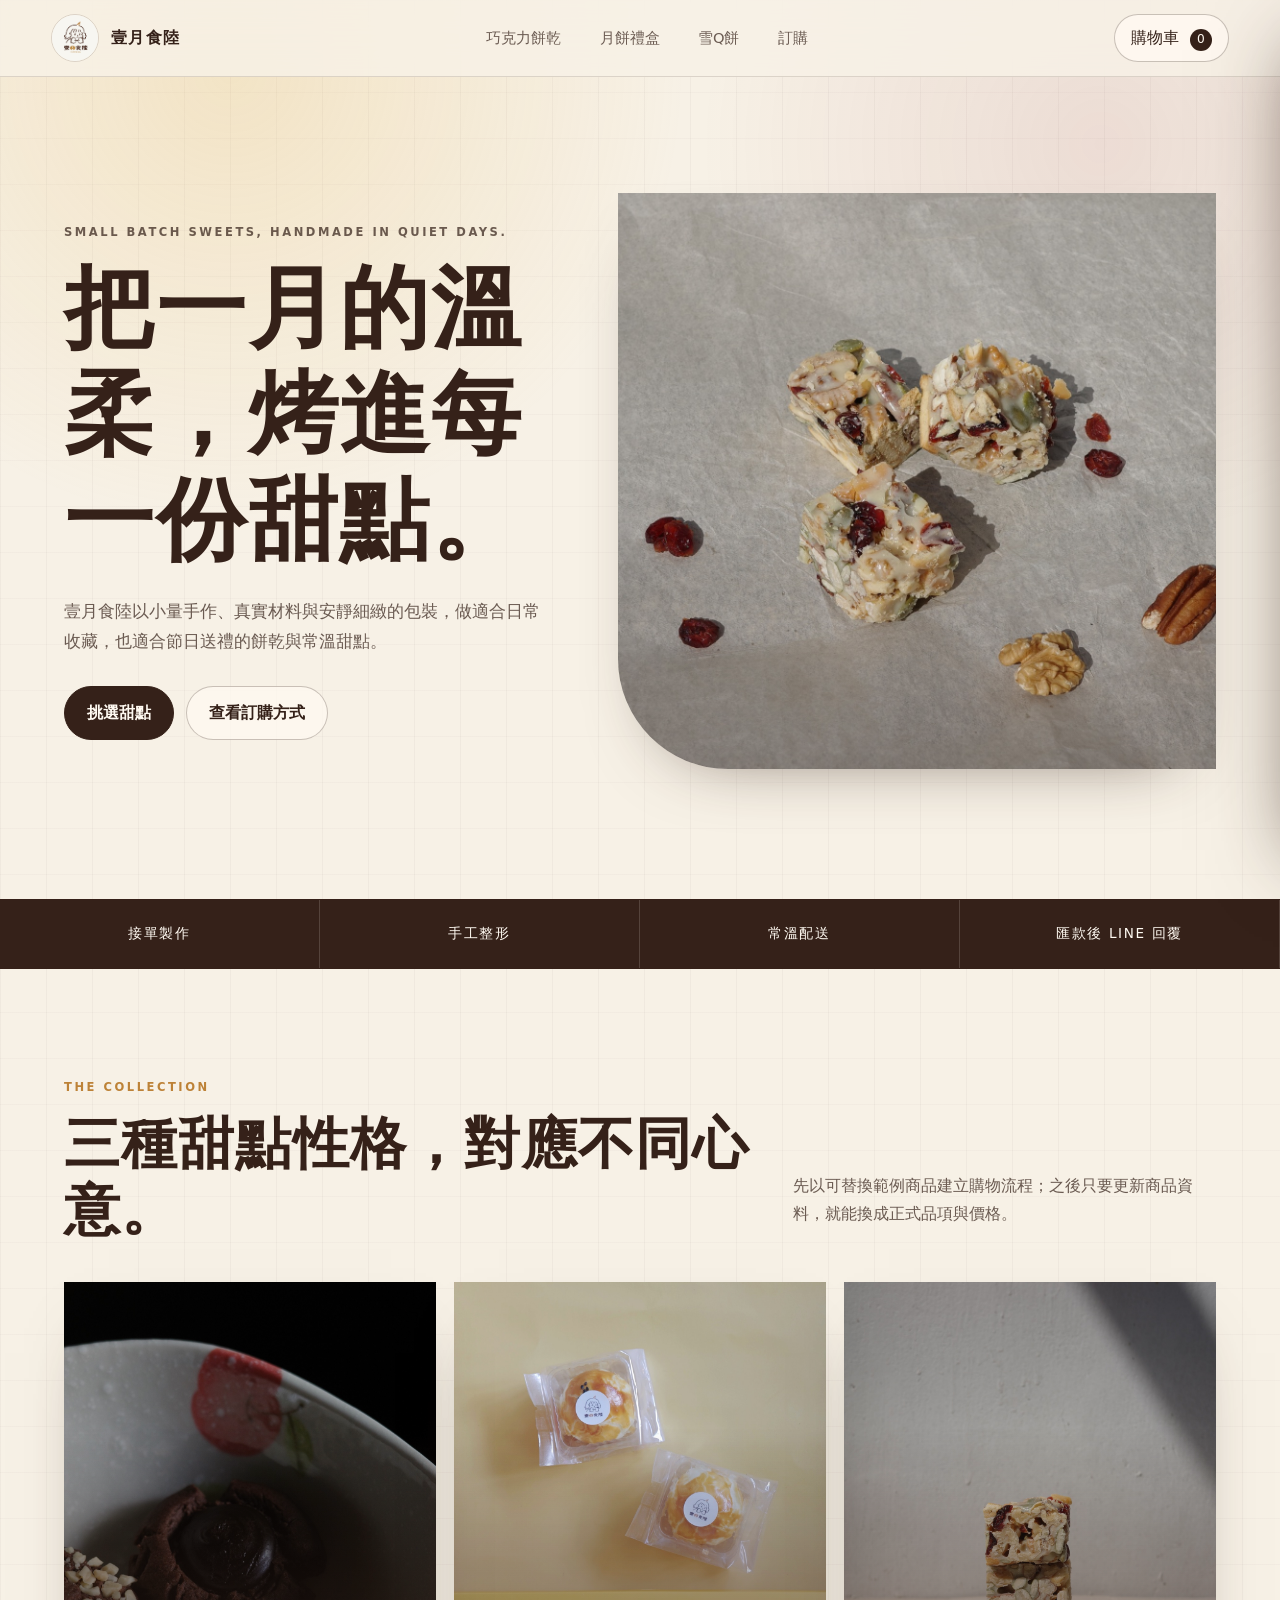
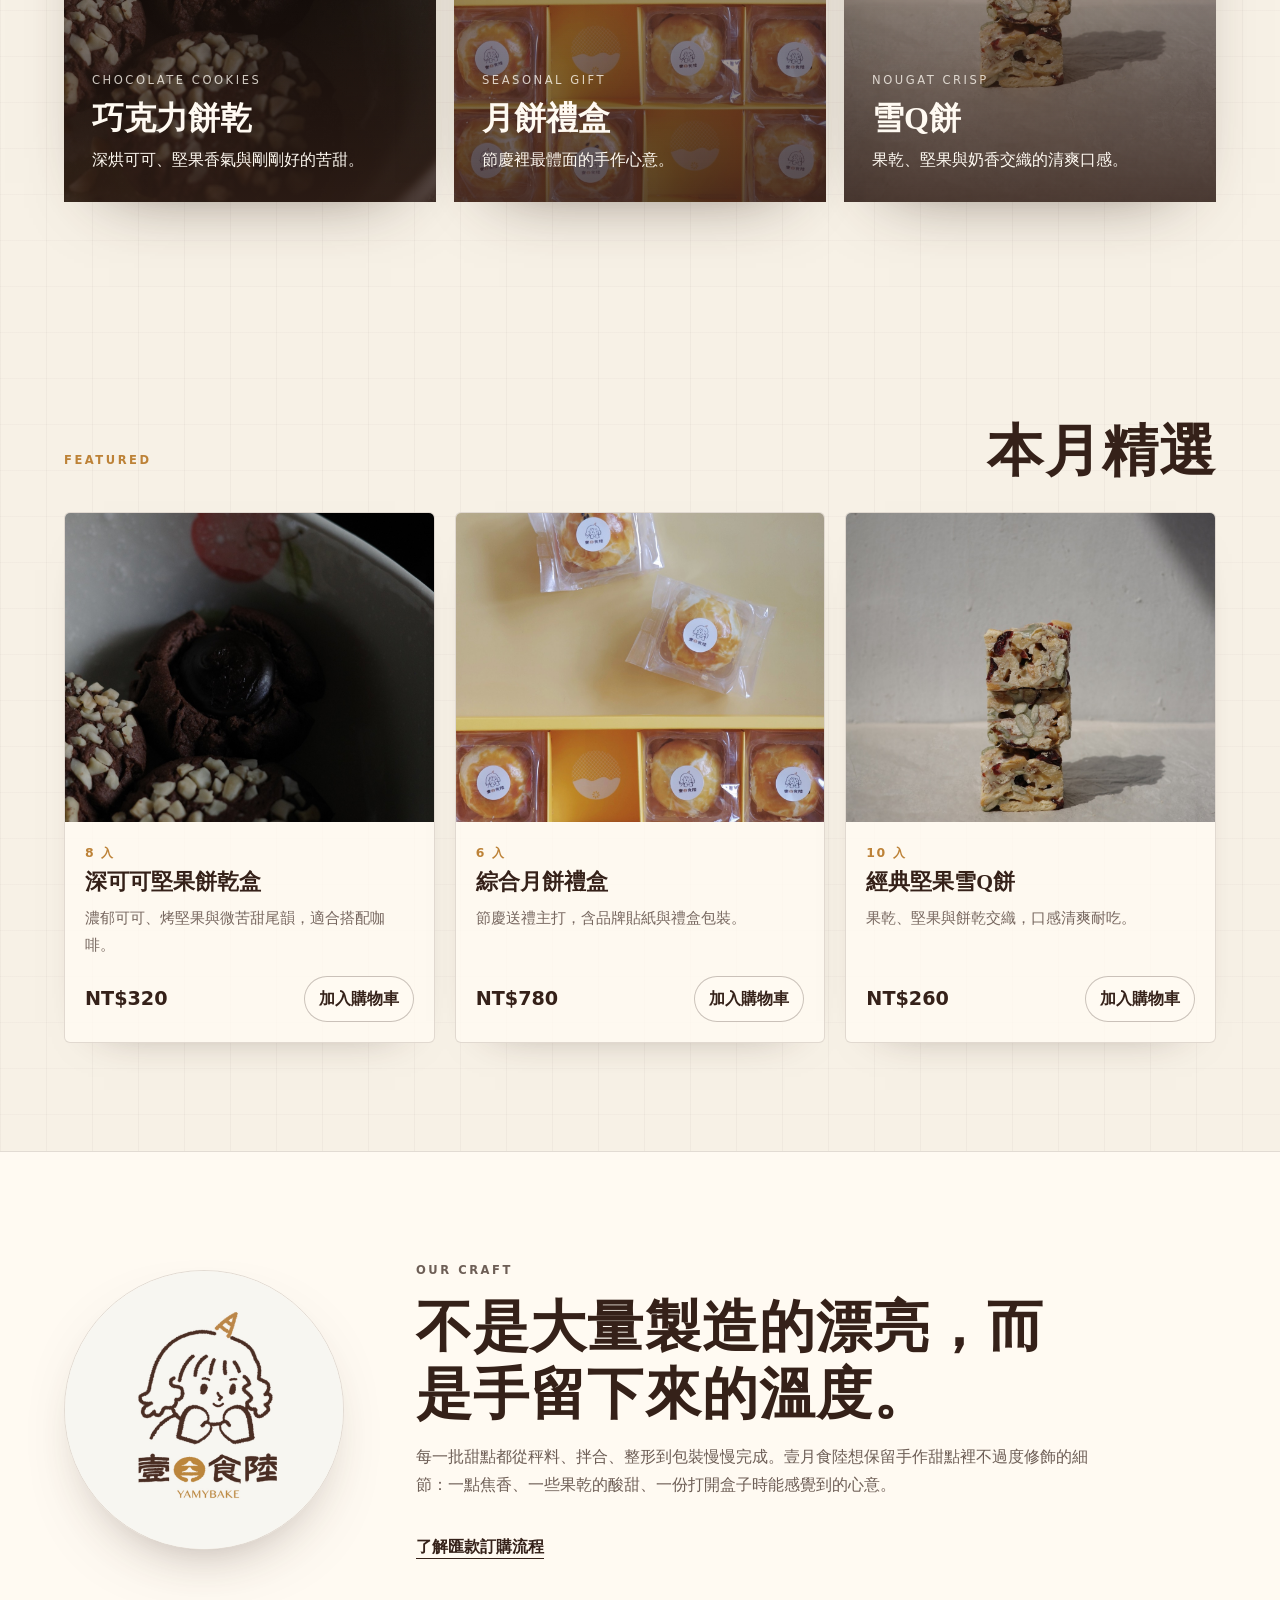
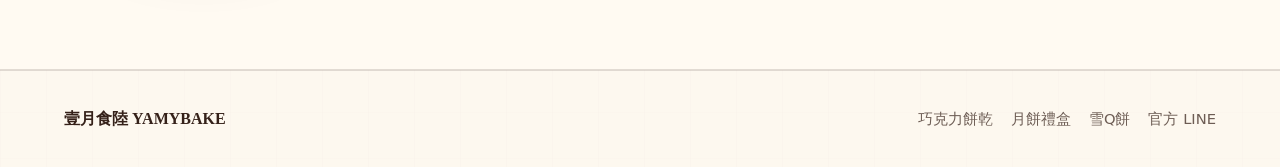
<file: index.html>
<!doctype html>
<html lang="zh-Hant">
<head>
  <meta charset="utf-8">
  <meta name="viewport" content="width=device-width, initial-scale=1">
  <title>壹月食陸 YAMYBAKE｜手作甜點與節慶禮盒</title>
  <meta name="description" content="壹月食陸 YAMYBAKE，職人手作甜點、巧克力餅乾、月餅禮盒與雪Q餅。">
  <link rel="stylesheet" href="assets/site.css">
</head>
<body data-page="home">
  <header class="site-header">
    <a class="brand" href="index.html" aria-label="壹月食陸首頁">
      <img src="assets/images/logo.jpg" alt="壹月食陸 YAMYBAKE">
      <span>壹月食陸</span>
    </a>
    <button class="nav-toggle" type="button" aria-label="開啟選單">Menu</button>
    <nav class="site-nav" aria-label="主要導覽">
      <a href="cookies.html">巧克力餅乾</a>
      <a href="mooncakes.html">月餅禮盒</a>
      <a href="snowq.html">雪Q餅</a>
      <a href="checkout.html">訂購</a>
    </nav>
    <button class="cart-link" type="button" data-cart-open>購物車 <span data-cart-count>0</span></button>
  </header>

  <main id="top">
    <section class="hero home-hero">
      <div class="hero-copy reveal">
        <p class="eyebrow">Small batch sweets, handmade in quiet days.</p>
        <h1>把一月的溫柔，烤進每一份甜點。</h1>
        <p>壹月食陸以小量手作、真實材料與安靜細緻的包裝，做適合日常收藏，也適合節日送禮的餅乾與常溫甜點。</p>
        <div class="actions">
          <a class="btn primary" href="#selection">挑選甜點</a>
          <a class="btn ghost" href="checkout.html">查看訂購方式</a>
        </div>
      </div>
      <figure class="hero-media reveal">
        <img src="assets/images/hero-snowq.jpg" alt="雪Q餅與堅果果乾手作甜點">
      </figure>
    </section>

    <section class="intro-band">
      <p>接單製作</p>
      <p>手工整形</p>
      <p>常溫配送</p>
      <p>匯款後 LINE 回覆</p>
    </section>

    <section class="section split" id="selection">
      <div>
        <p class="kicker">The Collection</p>
        <h2>三種甜點性格，對應不同心意。</h2>
      </div>
      <p class="section-note">先以可替換範例商品建立購物流程；之後只要更新商品資料，就能換成正式品項與價格。</p>
    </section>

    <section class="category-panels">
      <a class="category-panel dark" href="cookies.html">
        <img src="assets/images/cookie-bowl.jpg" alt="巧克力餅乾特寫">
        <span>Chocolate Cookies</span>
        <h3>巧克力餅乾</h3>
        <p>深烘可可、堅果香氣與剛剛好的苦甜。</p>
      </a>
      <a class="category-panel gold" href="mooncakes.html">
        <img src="assets/images/mooncake-giftbox.jpg" alt="月餅禮盒">
        <span>Seasonal Gift</span>
        <h3>月餅禮盒</h3>
        <p>節慶裡最體面的手作心意。</p>
      </a>
      <a class="category-panel light" href="snowq.html">
        <img src="assets/images/snowq-stack.jpg" alt="雪Q餅堆疊">
        <span>Nougat Crisp</span>
        <h3>雪Q餅</h3>
        <p>果乾、堅果與奶香交織的清爽口感。</p>
      </a>
    </section>

    <section class="section">
      <div class="section-head">
        <p class="kicker">Featured</p>
        <h2>本月精選</h2>
      </div>
      <div class="product-grid" data-product-grid="featured"></div>
    </section>

    <section class="story-section">
      <div class="story-mark">
        <img src="assets/images/logo.jpg" alt="壹月食陸品牌標誌">
      </div>
      <div>
        <p class="kicker">Our Craft</p>
        <h2>不是大量製造的漂亮，而是手留下來的溫度。</h2>
        <p>每一批甜點都從秤料、拌合、整形到包裝慢慢完成。壹月食陸想保留手作甜點裡不過度修飾的細節：一點焦香、一些果乾的酸甜、一份打開盒子時能感覺到的心意。</p>
        <a class="text-link" href="checkout.html">了解匯款訂購流程</a>
      </div>
    </section>
  </main>

  <footer class="site-footer">
    <p>壹月食陸 YAMYBAKE</p>
    <nav>
      <a href="cookies.html">巧克力餅乾</a>
      <a href="mooncakes.html">月餅禮盒</a>
      <a href="snowq.html">雪Q餅</a>
      <a href="https://lin.ee/LccUllm" target="_blank" rel="noopener">官方 LINE</a>
    </nav>
  </footer>

  <script src="assets/catalog.js"></script>
  <script src="assets/site.js"></script>
</body>
</html>
</file>
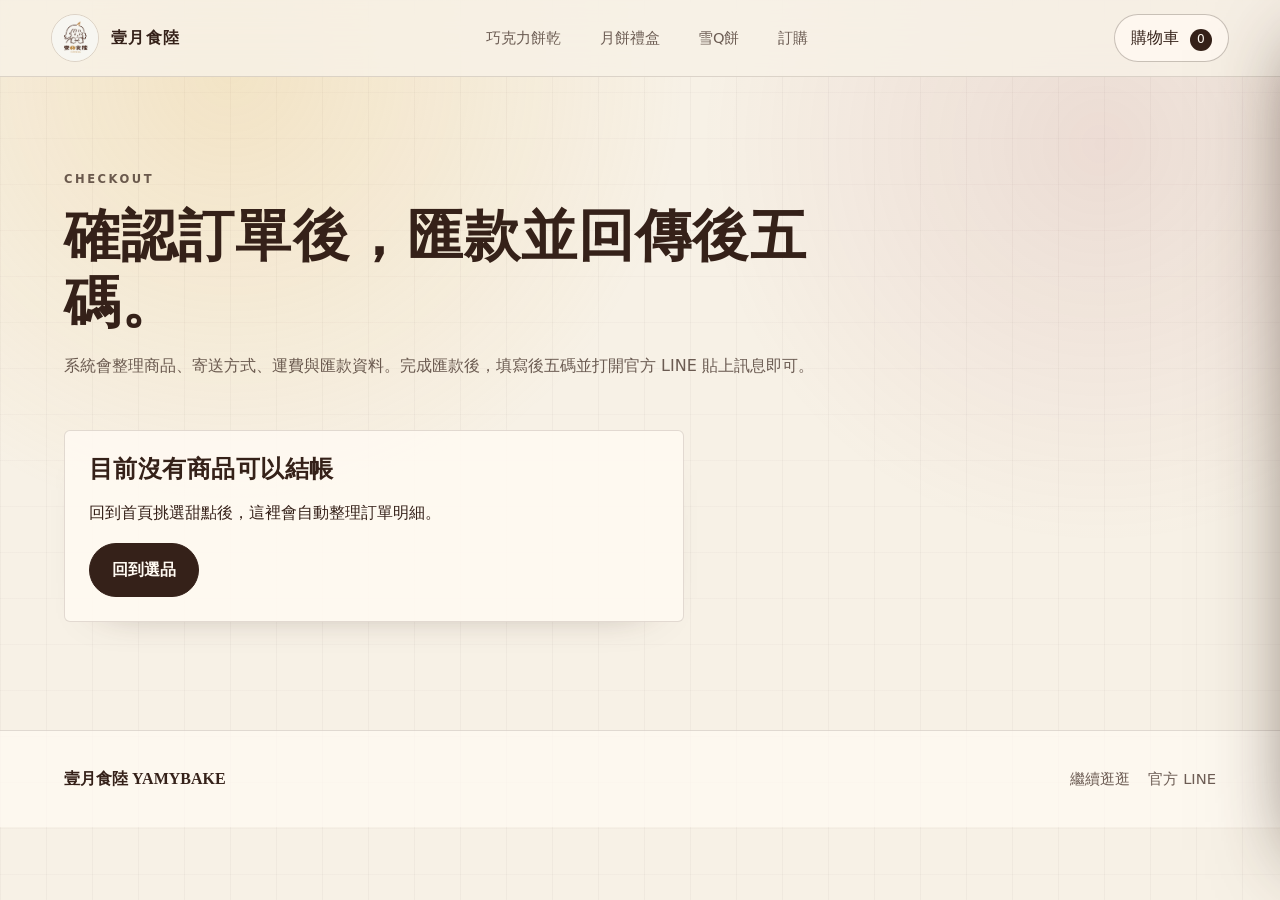
<file: checkout.html>
<!doctype html>
<html lang="zh-Hant">
<head>
  <meta charset="utf-8">
  <meta name="viewport" content="width=device-width, initial-scale=1">
  <title>確認訂單｜壹月食陸 YAMYBAKE</title>
  <meta name="description" content="壹月食陸訂單確認、匯款資訊與 LINE 回傳。">
  <link rel="stylesheet" href="assets/site.css">
</head>
<body data-page="checkout">
  <header class="site-header">
    <a class="brand" href="index.html"><img src="assets/images/logo.jpg" alt="壹月食陸 YAMYBAKE"><span>壹月食陸</span></a>
    <button class="nav-toggle" type="button" aria-label="開啟選單">Menu</button>
    <nav class="site-nav" aria-label="主要導覽"><a href="cookies.html">巧克力餅乾</a><a href="mooncakes.html">月餅禮盒</a><a href="snowq.html">雪Q餅</a><a href="checkout.html">訂購</a></nav>
    <button class="cart-link" type="button" data-cart-open>購物車 <span data-cart-count>0</span></button>
  </header>
  <main>
    <section class="checkout-hero">
      <p class="eyebrow">Checkout</p>
      <h1>確認訂單後，匯款並回傳後五碼。</h1>
      <p>系統會整理商品、寄送方式、運費與匯款資料。完成匯款後，填寫後五碼並打開官方 LINE 貼上訊息即可。</p>
    </section>
    <section id="checkout-root" class="checkout-layout" aria-live="polite"></section>
  </main>
  <footer class="site-footer"><p>壹月食陸 YAMYBAKE</p><nav><a href="index.html">繼續逛逛</a><a href="https://lin.ee/LccUllm" target="_blank" rel="noopener">官方 LINE</a></nav></footer>
  <script src="assets/catalog.js"></script><script src="assets/site.js"></script>
</body>
</html>
</file>
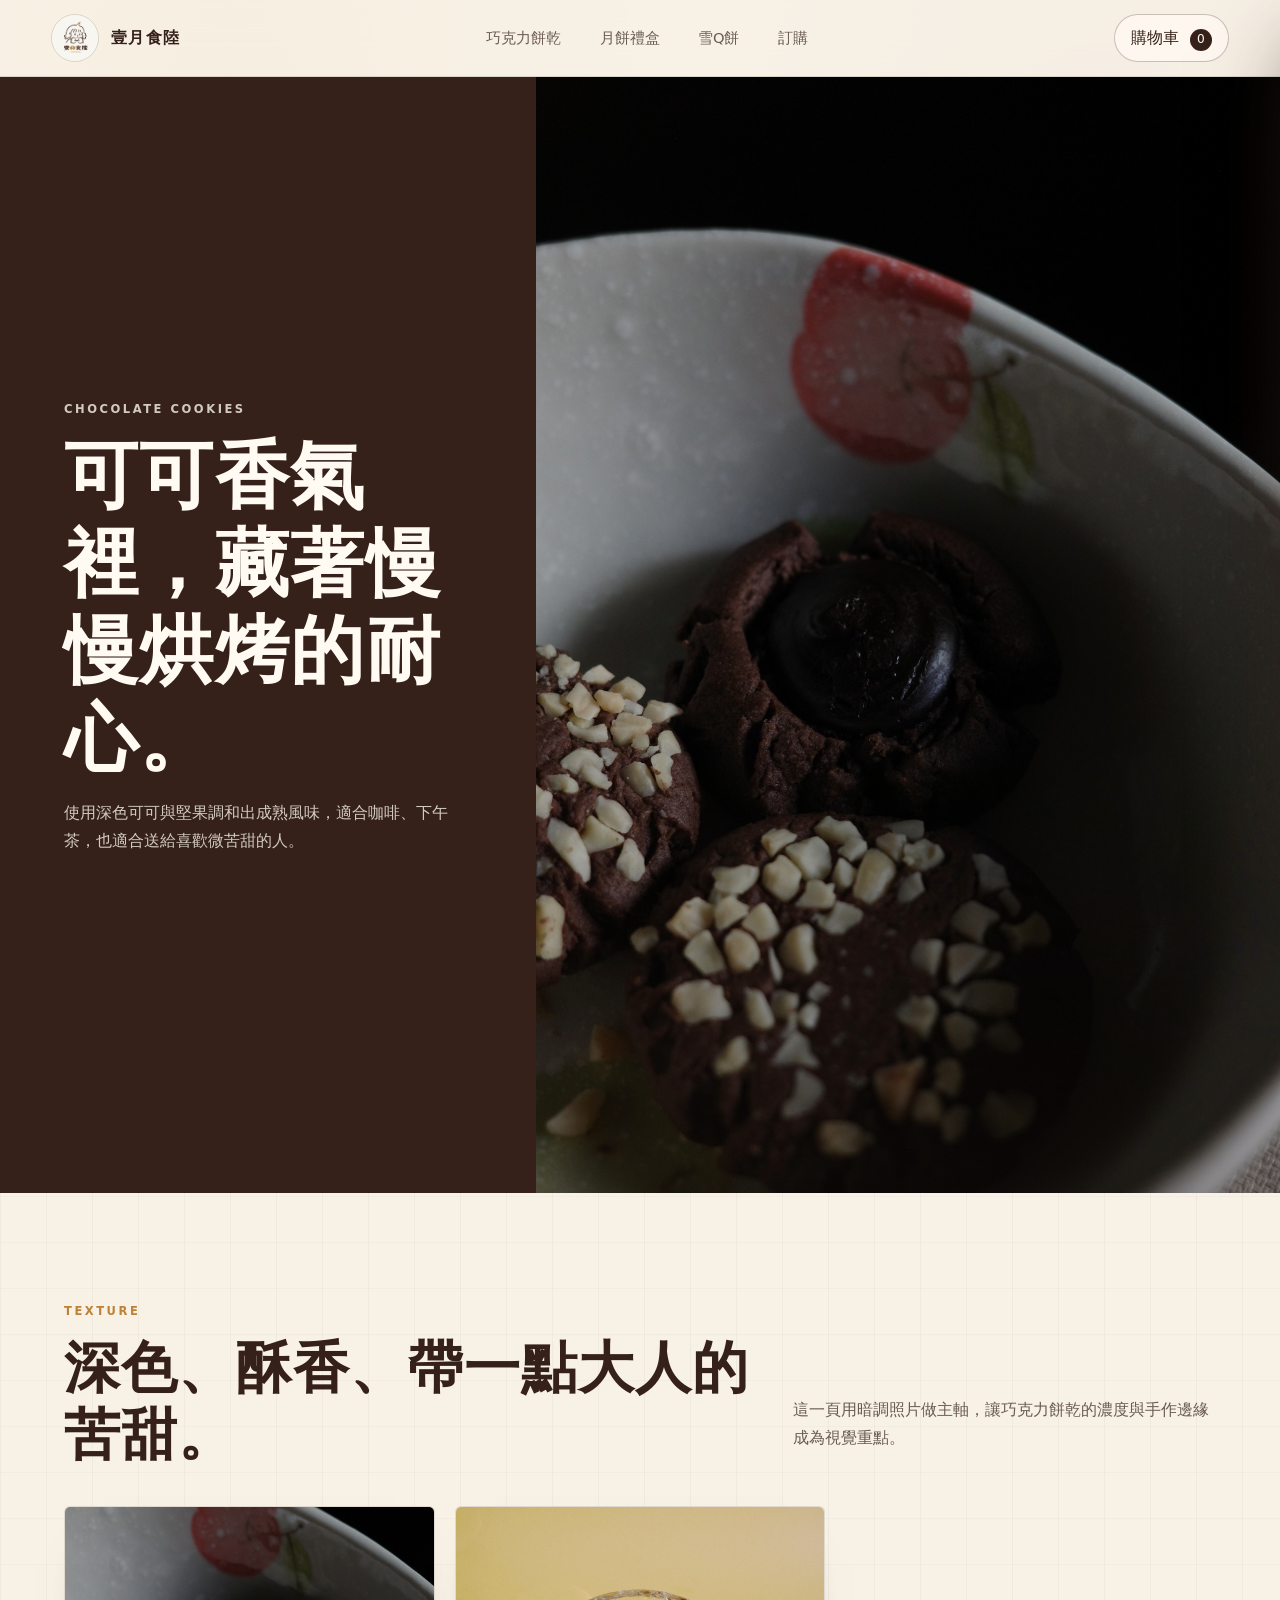
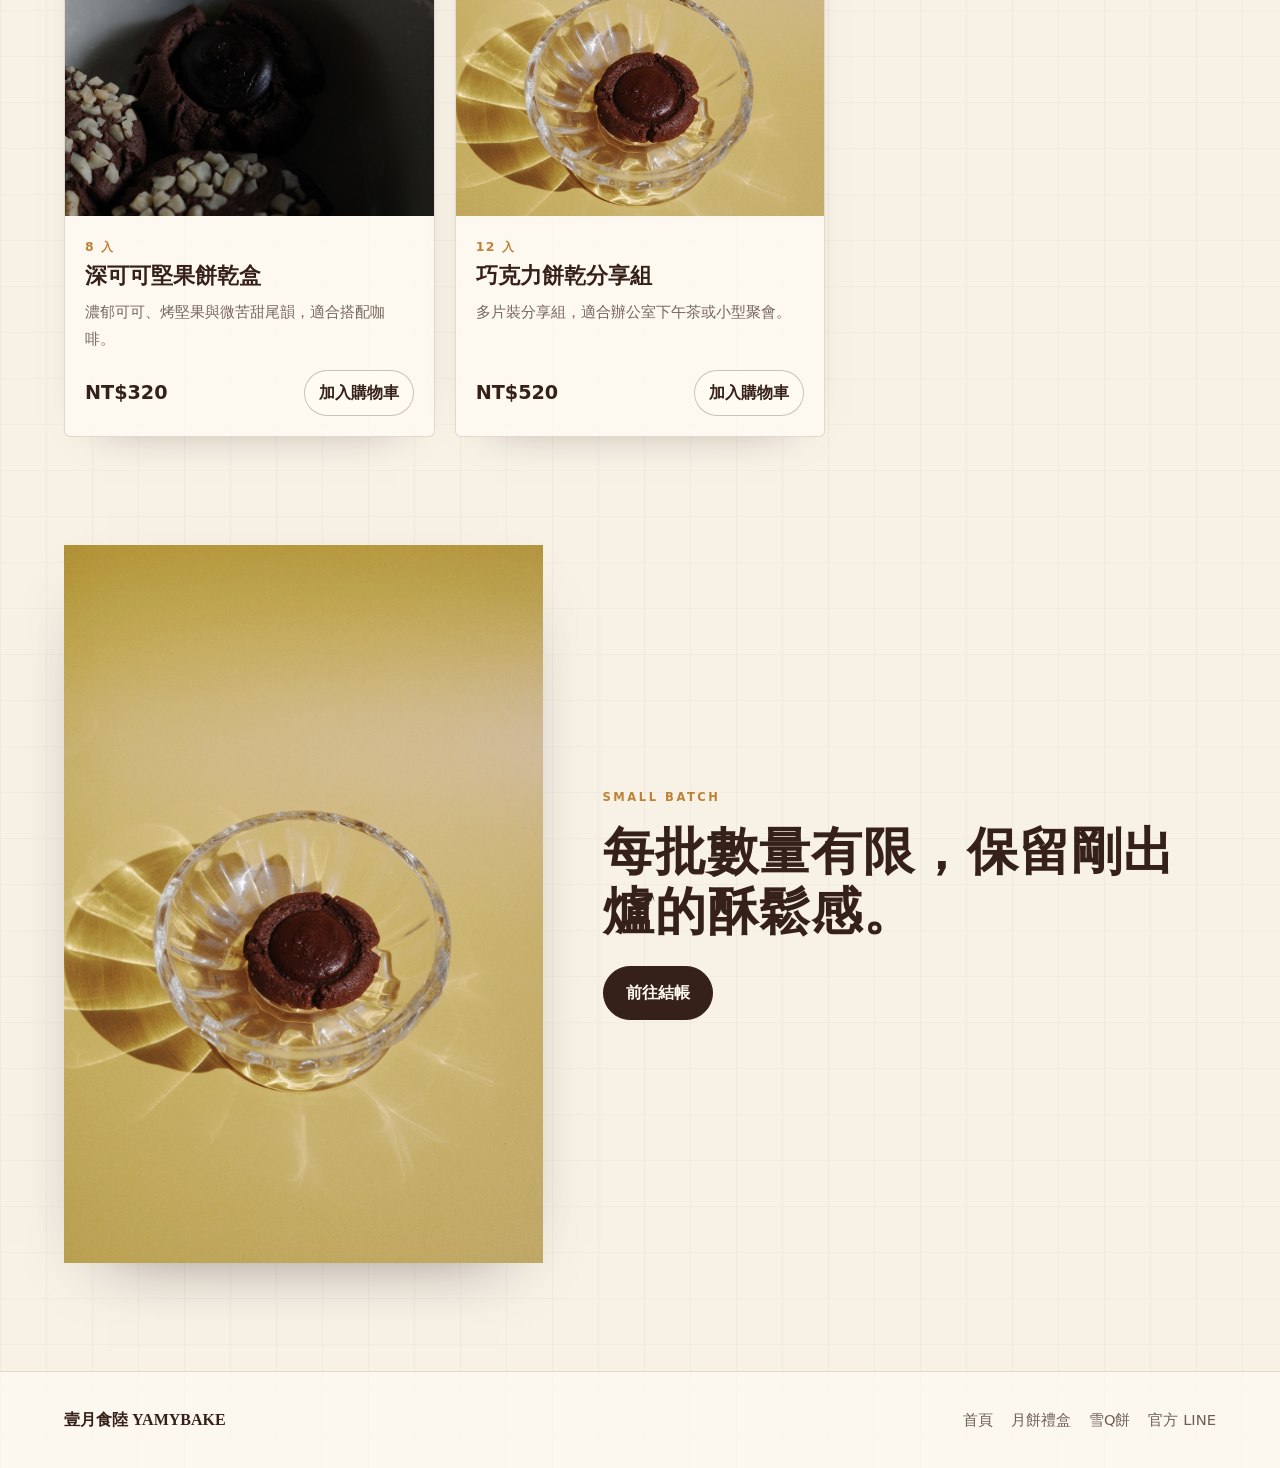
<file: cookies.html>
<!doctype html>
<html lang="zh-Hant">
<head>
  <meta charset="utf-8">
  <meta name="viewport" content="width=device-width, initial-scale=1">
  <title>巧克力餅乾｜壹月食陸 YAMYBAKE</title>
  <meta name="description" content="壹月食陸巧克力餅乾，濃郁可可與職人手作常溫甜點。">
  <link rel="stylesheet" href="assets/site.css">
</head>
<body data-page="cookies">
  <header class="site-header">
    <a class="brand" href="index.html"><img src="assets/images/logo.jpg" alt="壹月食陸 YAMYBAKE"><span>壹月食陸</span></a>
    <button class="nav-toggle" type="button" aria-label="開啟選單">Menu</button>
    <nav class="site-nav" aria-label="主要導覽"><a href="cookies.html">巧克力餅乾</a><a href="mooncakes.html">月餅禮盒</a><a href="snowq.html">雪Q餅</a><a href="checkout.html">訂購</a></nav>
    <button class="cart-link" type="button" data-cart-open>購物車 <span data-cart-count>0</span></button>
  </header>
  <main>
    <section class="subhero subhero-dark">
      <div class="subhero-copy reveal">
        <p class="eyebrow">Chocolate Cookies</p>
        <h1>可可香氣裡，藏著慢慢烘烤的耐心。</h1>
        <p>使用深色可可與堅果調和出成熟風味，適合咖啡、下午茶，也適合送給喜歡微苦甜的人。</p>
      </div>
      <img src="assets/images/cookie-bowl.jpg" alt="巧克力餅乾碗中細節">
    </section>
    <section class="section split">
      <div><p class="kicker">Texture</p><h2>深色、酥香、帶一點大人的苦甜。</h2></div>
      <p class="section-note">這一頁用暗調照片做主軸，讓巧克力餅乾的濃度與手作邊緣成為視覺重點。</p>
    </section>
    <section class="section no-top"><div class="product-grid" data-product-grid="cookies"></div></section>
    <section class="wide-photo"><img src="assets/images/cookie-stack.jpg" alt="巧克力餅乾直式特寫"><div><p class="kicker">Small Batch</p><h2>每批數量有限，保留剛出爐的酥鬆感。</h2><a class="btn primary" href="checkout.html">前往結帳</a></div></section>
  </main>
  <footer class="site-footer"><p>壹月食陸 YAMYBAKE</p><nav><a href="index.html">首頁</a><a href="mooncakes.html">月餅禮盒</a><a href="snowq.html">雪Q餅</a><a href="https://lin.ee/LccUllm" target="_blank" rel="noopener">官方 LINE</a></nav></footer>
  <script src="assets/catalog.js"></script><script src="assets/site.js"></script>
</body>
</html>
</file>
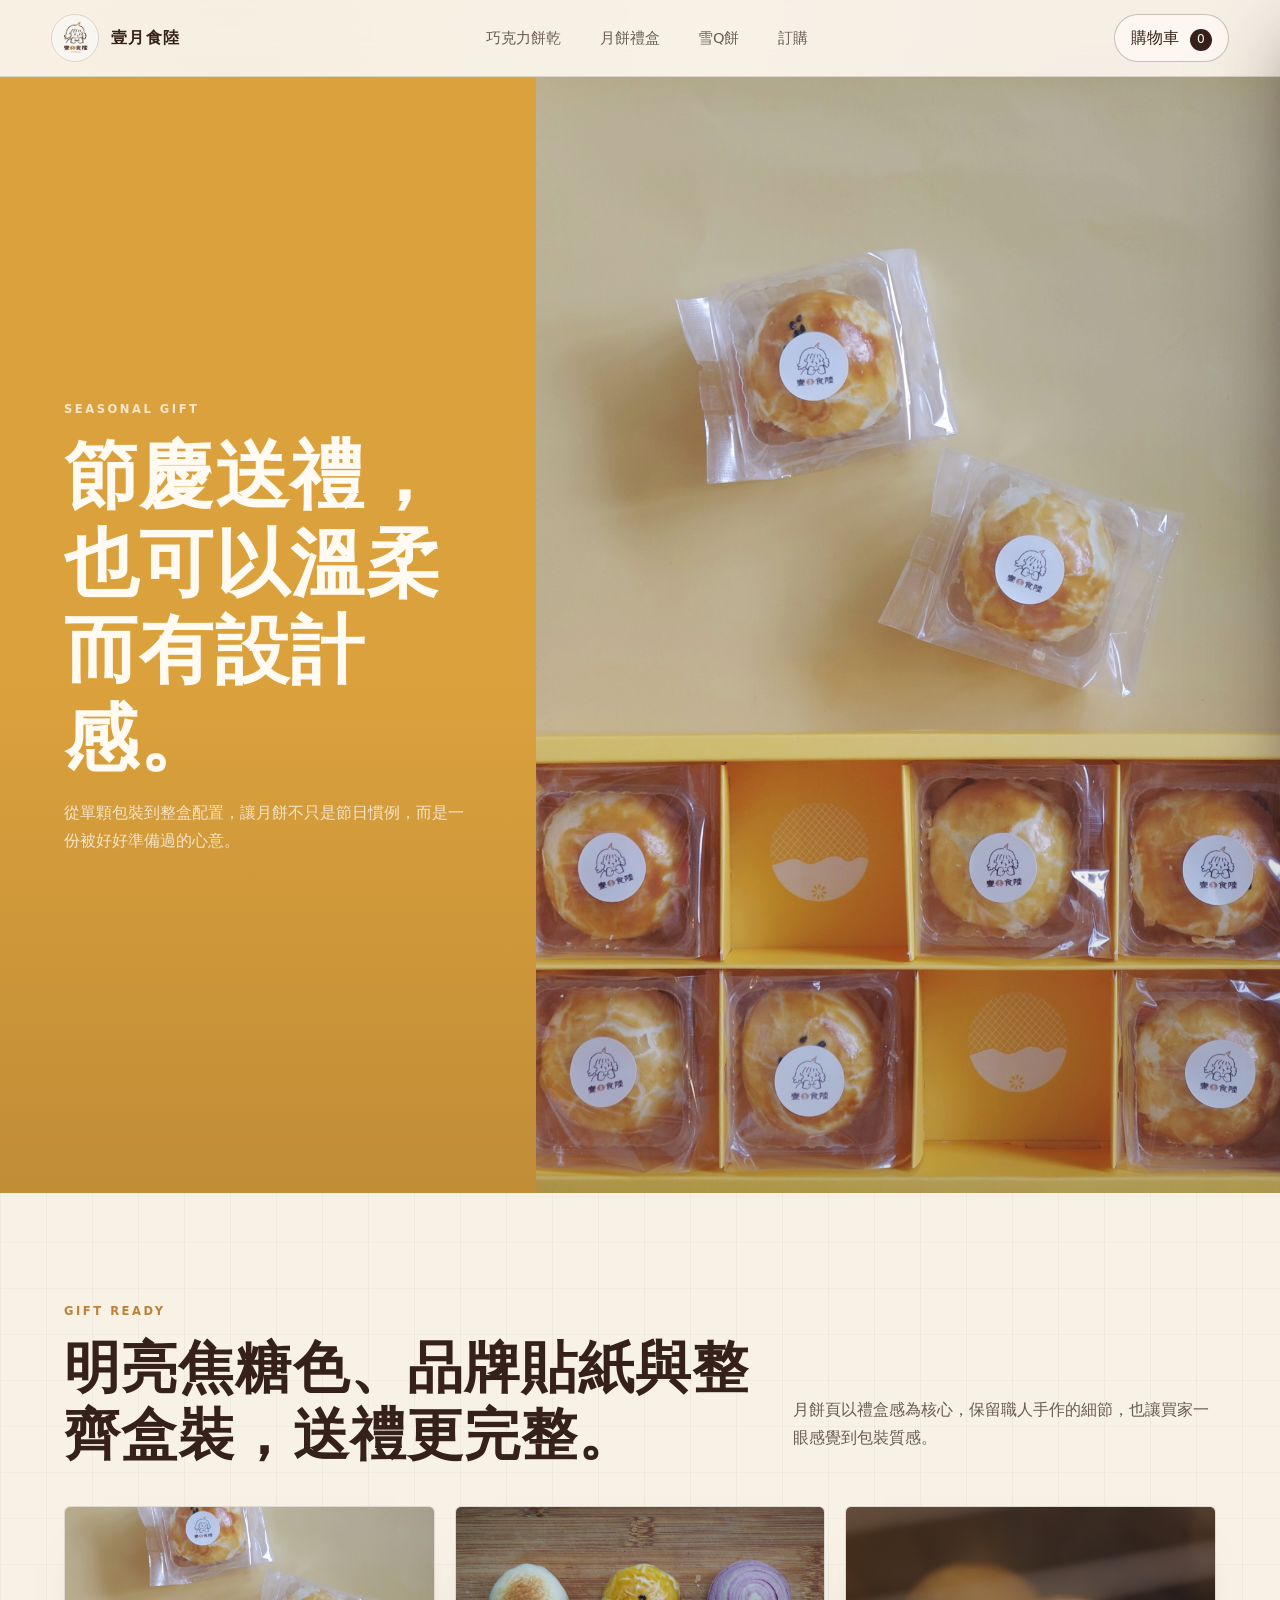
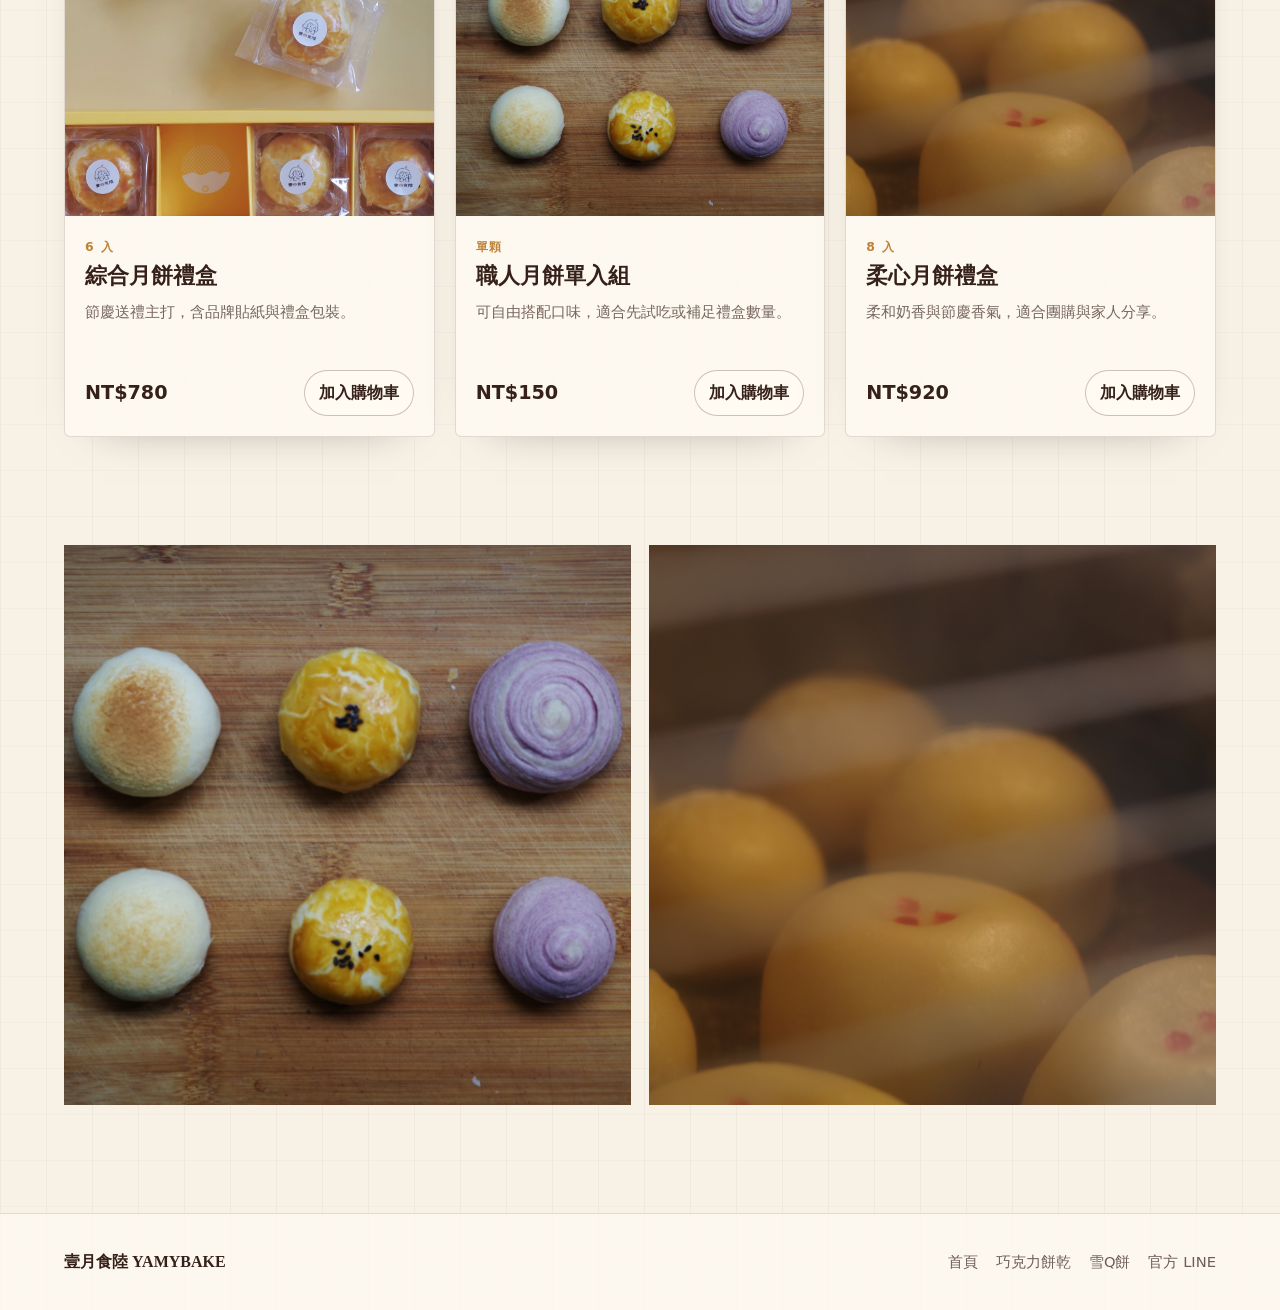
<file: mooncakes.html>
<!doctype html>
<html lang="zh-Hant">
<head>
  <meta charset="utf-8">
  <meta name="viewport" content="width=device-width, initial-scale=1">
  <title>月餅禮盒｜壹月食陸 YAMYBAKE</title>
  <meta name="description" content="壹月食陸手作月餅與節慶禮盒，適合中秋送禮與團購。">
  <link rel="stylesheet" href="assets/site.css">
</head>
<body data-page="mooncakes">
  <header class="site-header">
    <a class="brand" href="index.html"><img src="assets/images/logo.jpg" alt="壹月食陸 YAMYBAKE"><span>壹月食陸</span></a>
    <button class="nav-toggle" type="button" aria-label="開啟選單">Menu</button>
    <nav class="site-nav" aria-label="主要導覽"><a href="cookies.html">巧克力餅乾</a><a href="mooncakes.html">月餅禮盒</a><a href="snowq.html">雪Q餅</a><a href="checkout.html">訂購</a></nav>
    <button class="cart-link" type="button" data-cart-open>購物車 <span data-cart-count>0</span></button>
  </header>
  <main>
    <section class="subhero subhero-gold">
      <div class="subhero-copy reveal">
        <p class="eyebrow">Seasonal Gift</p>
        <h1>節慶送禮，也可以溫柔而有設計感。</h1>
        <p>從單顆包裝到整盒配置，讓月餅不只是節日慣例，而是一份被好好準備過的心意。</p>
      </div>
      <img src="assets/images/mooncake-giftbox.jpg" alt="壹月食陸月餅禮盒">
    </section>
    <section class="section split">
      <div><p class="kicker">Gift Ready</p><h2>明亮焦糖色、品牌貼紙與整齊盒裝，送禮更完整。</h2></div>
      <p class="section-note">月餅頁以禮盒感為核心，保留職人手作的細節，也讓買家一眼感覺到包裝質感。</p>
    </section>
    <section class="section no-top"><div class="product-grid" data-product-grid="mooncakes"></div></section>
    <section class="editorial-pair"><img src="assets/images/mooncake-board.jpg" alt="不同口味月餅俯拍"><img src="assets/images/mooncake-soft.jpg" alt="月餅製作柔焦照片"></section>
  </main>
  <footer class="site-footer"><p>壹月食陸 YAMYBAKE</p><nav><a href="index.html">首頁</a><a href="cookies.html">巧克力餅乾</a><a href="snowq.html">雪Q餅</a><a href="https://lin.ee/LccUllm" target="_blank" rel="noopener">官方 LINE</a></nav></footer>
  <script src="assets/catalog.js"></script><script src="assets/site.js"></script>
</body>
</html>
</file>
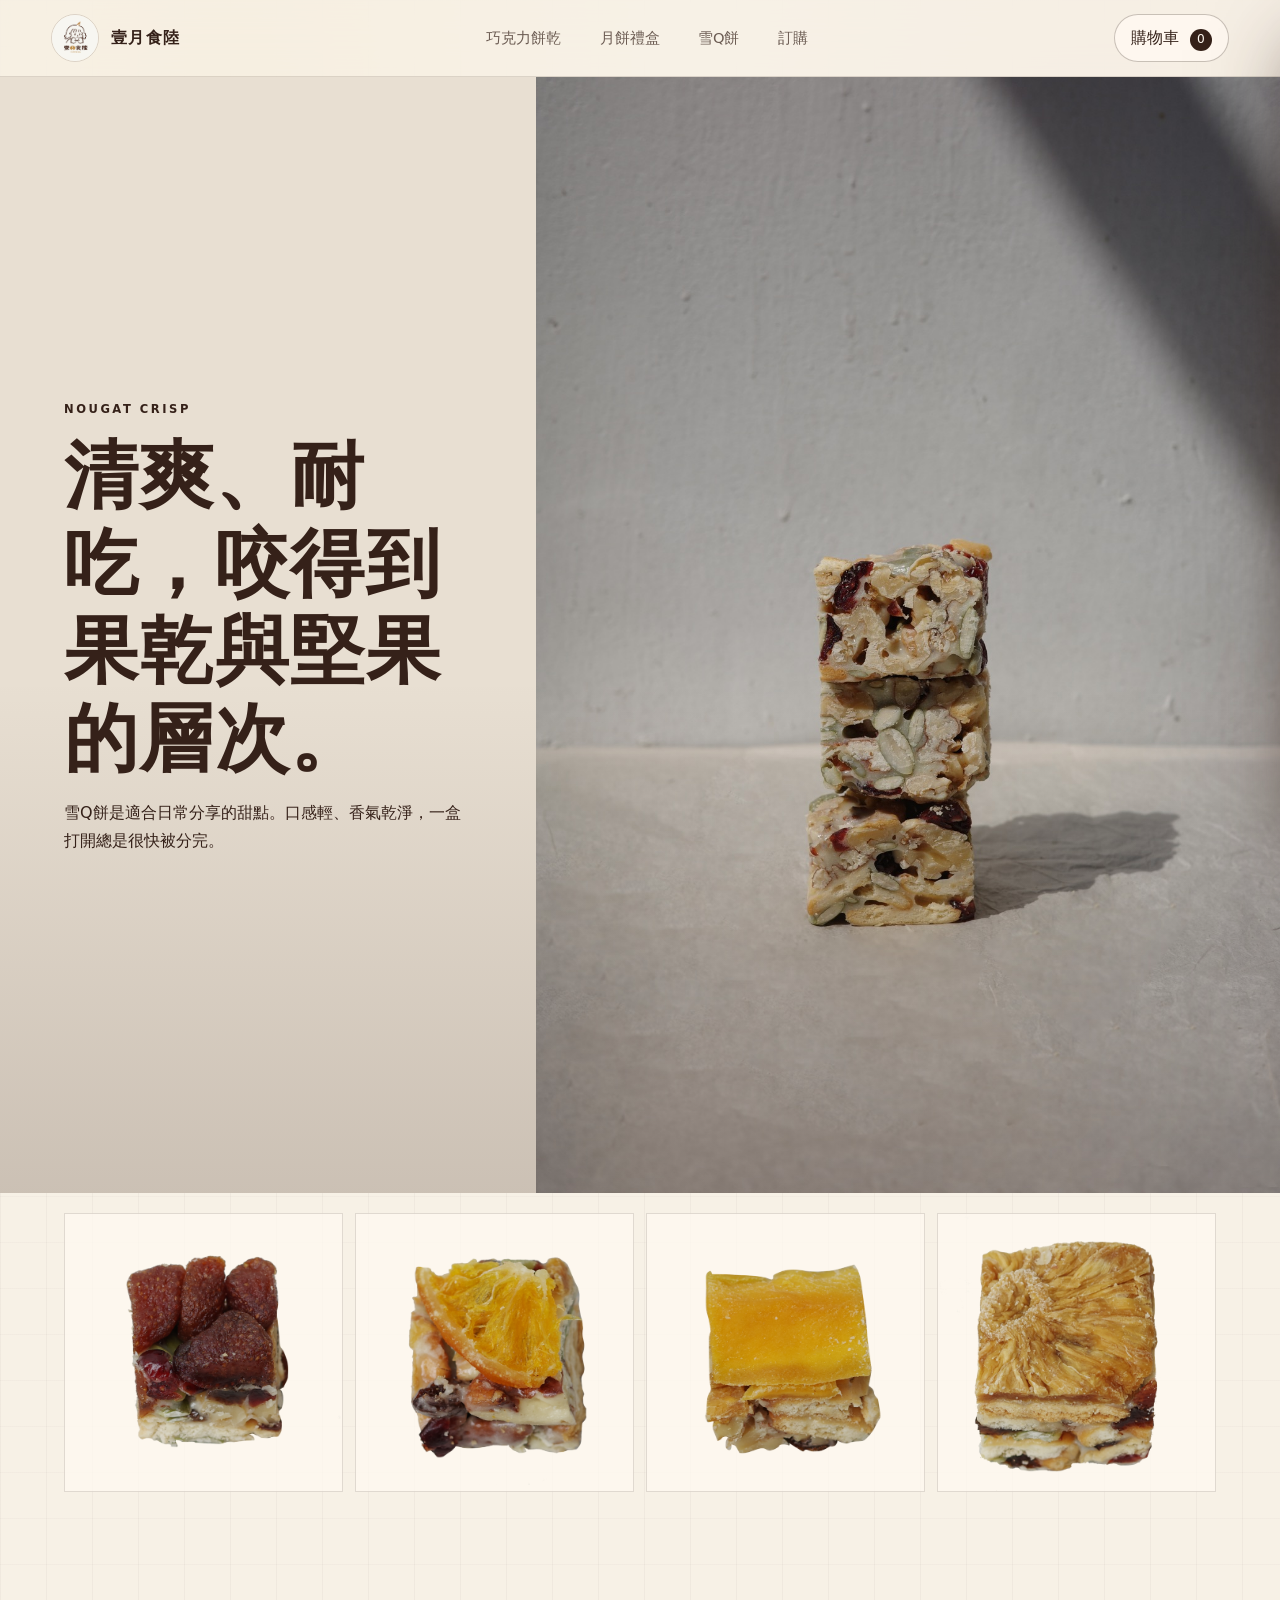
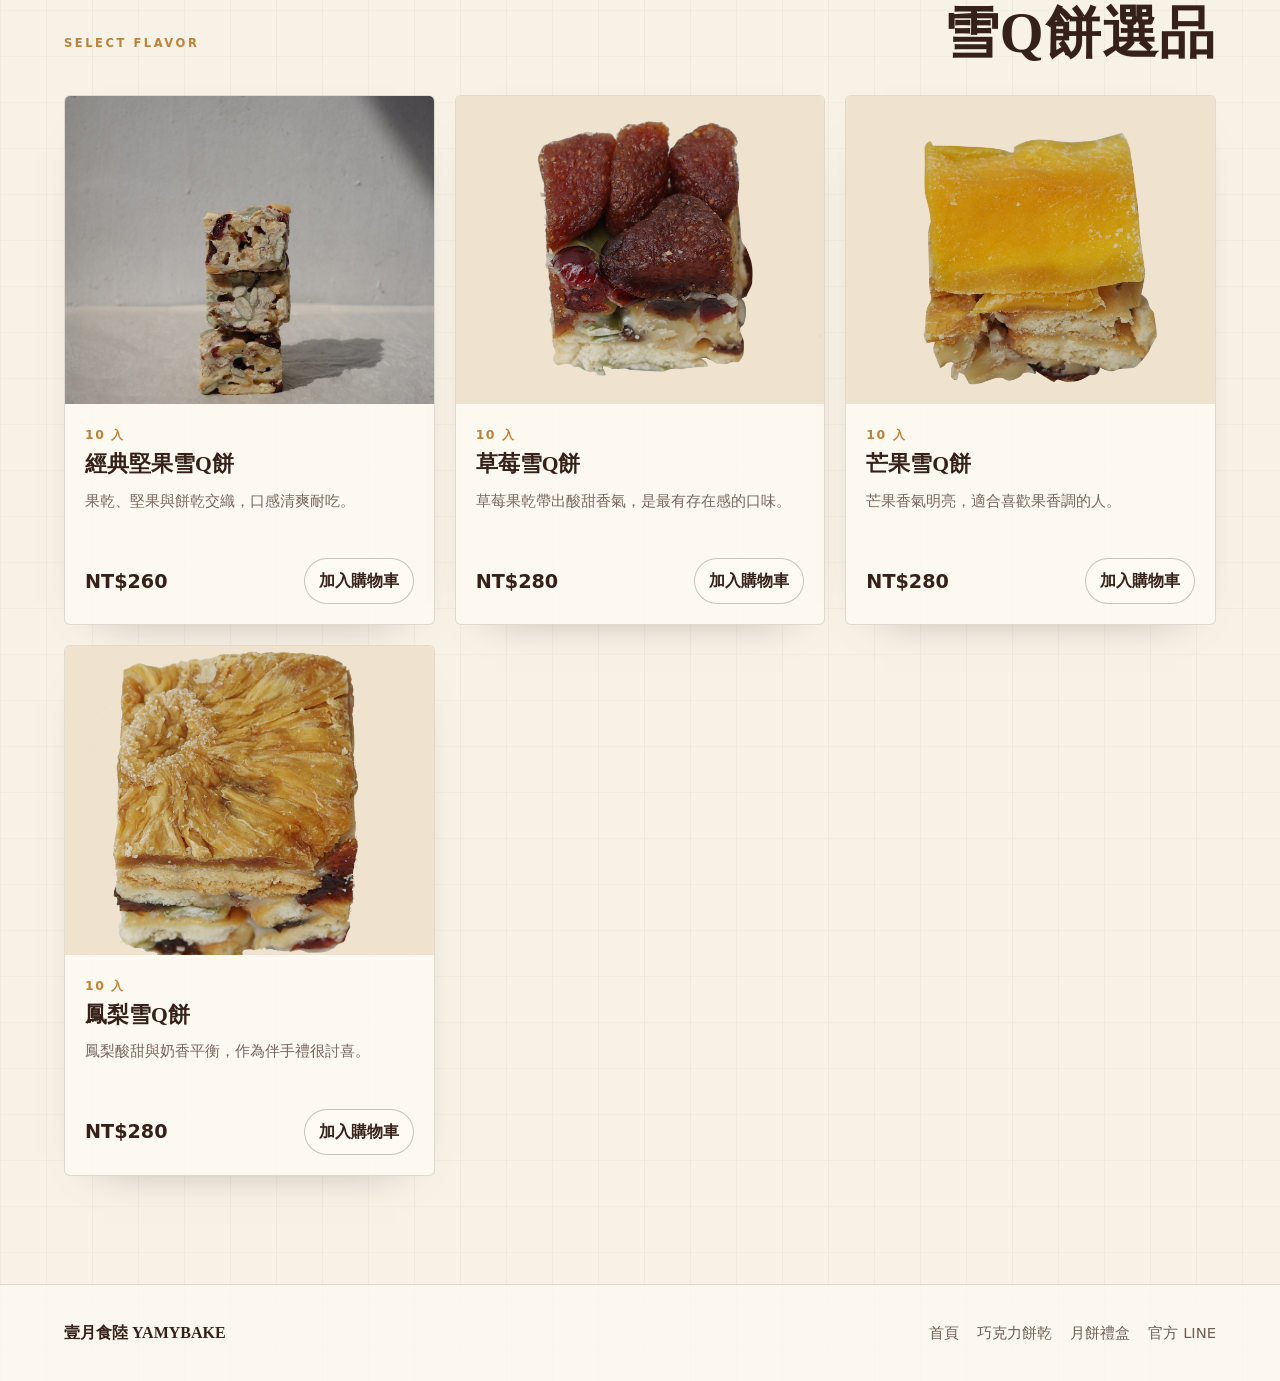
<file: snowq.html>
<!doctype html>
<html lang="zh-Hant">
<head>
  <meta charset="utf-8">
  <meta name="viewport" content="width=device-width, initial-scale=1">
  <title>雪Q餅｜壹月食陸 YAMYBAKE</title>
  <meta name="description" content="壹月食陸雪Q餅，果乾、堅果與奶香交織的常溫手作甜點。">
  <link rel="stylesheet" href="assets/site.css">
</head>
<body data-page="snowq">
  <header class="site-header">
    <a class="brand" href="index.html"><img src="assets/images/logo.jpg" alt="壹月食陸 YAMYBAKE"><span>壹月食陸</span></a>
    <button class="nav-toggle" type="button" aria-label="開啟選單">Menu</button>
    <nav class="site-nav" aria-label="主要導覽"><a href="cookies.html">巧克力餅乾</a><a href="mooncakes.html">月餅禮盒</a><a href="snowq.html">雪Q餅</a><a href="checkout.html">訂購</a></nav>
    <button class="cart-link" type="button" data-cart-open>購物車 <span data-cart-count>0</span></button>
  </header>
  <main>
    <section class="subhero subhero-light">
      <div class="subhero-copy reveal">
        <p class="eyebrow">Nougat Crisp</p>
        <h1>清爽、耐吃，咬得到果乾與堅果的層次。</h1>
        <p>雪Q餅是適合日常分享的甜點。口感輕、香氣乾淨，一盒打開總是很快被分完。</p>
      </div>
      <img src="assets/images/snowq-stack.jpg" alt="雪Q餅堆疊">
    </section>
    <section class="flavor-strip" aria-label="雪Q餅口味">
      <img src="assets/images/snowq-strawberry.png" alt="草莓雪Q餅">
      <img src="assets/images/snowq-orange.png" alt="柳橙雪Q餅">
      <img src="assets/images/snowq-mango.png" alt="芒果雪Q餅">
      <img src="assets/images/snowq-pineapple.png" alt="鳳梨雪Q餅">
    </section>
    <section class="section">
      <div class="section-head"><p class="kicker">Select Flavor</p><h2>雪Q餅選品</h2></div>
      <div class="product-grid" data-product-grid="snowq"></div>
    </section>
  </main>
  <footer class="site-footer"><p>壹月食陸 YAMYBAKE</p><nav><a href="index.html">首頁</a><a href="cookies.html">巧克力餅乾</a><a href="mooncakes.html">月餅禮盒</a><a href="https://lin.ee/LccUllm" target="_blank" rel="noopener">官方 LINE</a></nav></footer>
  <script src="assets/catalog.js"></script><script src="assets/site.js"></script>
</body>
</html>
</file>
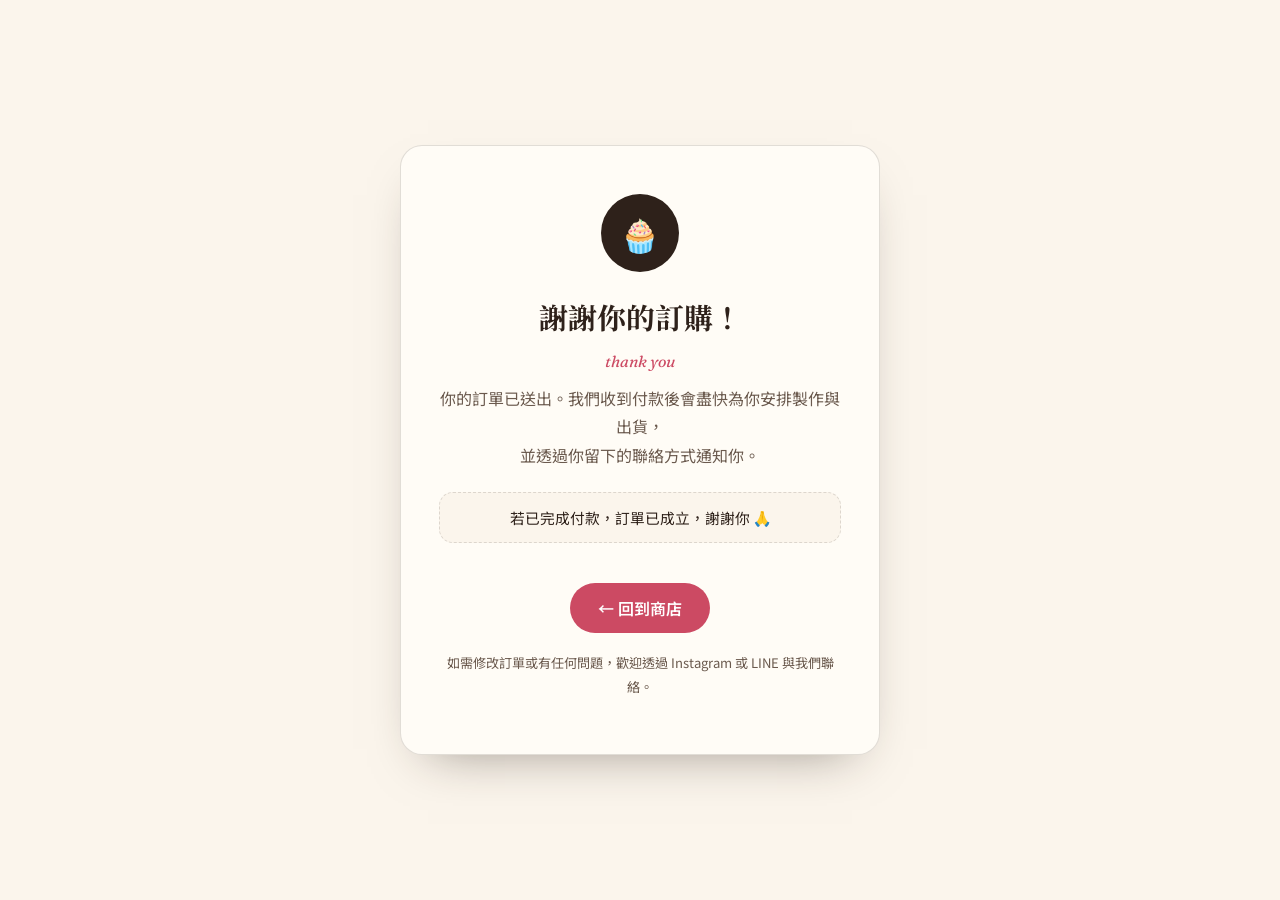
<file: thanks.html>
<!DOCTYPE html>
<html lang="zh-Hant">
<head>
<meta charset="UTF-8">
<meta name="viewport" content="width=device-width, initial-scale=1.0">
<title>謝謝你的訂購 ・ yamybake</title>
<link rel="preconnect" href="https://fonts.googleapis.com">
<link href="https://fonts.googleapis.com/css2?family=Fraunces:ital,opsz,wght@0,9..144,600;1,9..144,500&family=Noto+Sans+TC:wght@400;500;700&family=Noto+Serif+TC:wght@700;900&display=swap" rel="stylesheet">
<style>
  :root{--paper:#FBF5EC;--ink:#2E211A;--ink-soft:#6B5A4E;--berry:#CC4A63;--line:rgba(46,33,26,.14)}
  *{box-sizing:border-box}
  body{margin:0;min-height:100vh;display:grid;place-items:center;background:var(--paper);color:var(--ink);
    font-family:"Noto Sans TC",sans-serif;padding:30px;text-align:center}
  .card{max-width:480px;background:#FFFCF6;border:1px solid var(--line);border-radius:22px;padding:48px 38px;
    box-shadow:0 22px 50px -28px rgba(46,33,26,.5)}
  .seal{width:78px;height:78px;border-radius:50%;background:var(--ink);color:var(--paper);display:grid;place-items:center;
    margin:0 auto 24px;font-size:2rem}
  h1{font-family:"Noto Serif TC",serif;font-size:1.8rem;margin:0 0 10px}
  .en{font-family:"Fraunces",serif;font-style:italic;color:var(--berry)}
  p{color:var(--ink-soft);line-height:1.8;margin:0 0 8px}
  .order{background:var(--paper);border:1px dashed var(--line);border-radius:14px;padding:14px;margin:22px 0;font-size:.92rem}
  .order b{font-family:"Fraunces",serif}
  a.btn{display:inline-block;margin-top:18px;background:var(--berry);color:#fff;text-decoration:none;
    padding:13px 28px;border-radius:999px;font-weight:600;transition:transform .18s}
  a.btn:hover{transform:translateY(-2px)}
  .note{font-size:.82rem;margin-top:18px}
</style>
</head>
<body>
  <div class="card">
    <div class="seal">🧁</div>
    <h1>謝謝你的訂購！</h1>
    <p class="en">thank you</p>
    <p>你的訂單已送出。我們收到付款後會盡快為你安排製作與出貨，<br>並透過你留下的聯絡方式通知你。</p>
    <div class="order" id="orderBox">訂單編號處理中…</div>
    <a class="btn" href="./index.html">← 回到商店</a>
    <p class="note">如需修改訂單或有任何問題，歡迎透過 Instagram 或 LINE 與我們聯絡。</p>
  </div>
<script>
  // 綠界會在網址帶上部分參數（依設定而定），這裡盡量顯示訂單編號／金額
  const q = new URLSearchParams(location.search);
  const no = q.get("MerchantTradeNo") || q.get("TradeNo") || "";
  const amt = q.get("TradeAmt") || q.get("TotalAmount") || "";
  const box = document.getElementById("orderBox");
  if(no || amt){
    box.innerHTML = (no?`訂單編號 <b>${no}</b><br>`:"") + (amt?`金額 <b>NT$${amt}</b>`:"");
  } else {
    box.textContent = "若已完成付款，訂單已成立，謝謝你 🙏";
  }
</script>
</body>
</html>
</file>
<file: assets/site.css>
:root {
  --cream: #f7f1e6;
  --paper: #fffaf2;
  --milk: #efe3d0;
  --coffee: #352119;
  --coffee-2: #5b3c2c;
  --caramel: #bd8237;
  --gold: #e6b653;
  --berry: #9f4855;
  --plum: #80618b;
  --sage: #73805f;
  --line: rgba(53, 33, 25, .14);
  --line-strong: rgba(53, 33, 25, .26);
  --shadow: 0 26px 70px -45px rgba(53, 33, 25, .72);
  --font-sans: "Noto Sans TC", "PingFang TC", "Microsoft JhengHei", system-ui, sans-serif;
  --font-serif: "Noto Serif TC", "Songti TC", "PMingLiU", Georgia, serif;
}

* {
  box-sizing: border-box;
}

html {
  scroll-behavior: smooth;
}

body {
  margin: 0;
  color: var(--coffee);
  background:
    linear-gradient(90deg, rgba(53, 33, 25, .035) 1px, transparent 1px),
    linear-gradient(180deg, rgba(53, 33, 25, .025) 1px, transparent 1px),
    var(--cream);
  background-size: 46px 46px;
  font-family: var(--font-sans);
  line-height: 1.75;
  -webkit-font-smoothing: antialiased;
}

body::before {
  content: "";
  position: fixed;
  inset: 0;
  pointer-events: none;
  background: radial-gradient(circle at 18% 8%, rgba(230, 182, 83, .22), transparent 34%),
    radial-gradient(circle at 86% 16%, rgba(159, 72, 85, .12), transparent 30%);
  z-index: -1;
}

img {
  display: block;
  max-width: 100%;
}

a {
  color: inherit;
}

button,
input,
select,
textarea {
  font: inherit;
}

button {
  cursor: pointer;
}

.site-header {
  position: sticky;
  top: 0;
  z-index: 50;
  display: grid;
  grid-template-columns: auto 1fr auto;
  align-items: center;
  gap: 28px;
  padding: 14px clamp(18px, 4vw, 54px);
  border-bottom: 1px solid var(--line);
  background: rgba(247, 241, 230, .84);
  backdrop-filter: blur(18px);
}

.brand {
  display: inline-flex;
  align-items: center;
  gap: 12px;
  text-decoration: none;
  font-family: var(--font-serif);
  font-weight: 700;
  letter-spacing: .08em;
}

.brand img {
  width: 48px;
  height: 48px;
  object-fit: cover;
  border-radius: 50%;
  border: 1px solid var(--line);
}

.site-nav {
  display: flex;
  justify-content: center;
  gap: clamp(18px, 3vw, 40px);
}

.site-nav a,
.site-footer a {
  text-decoration: none;
  color: rgba(53, 33, 25, .72);
  font-size: .92rem;
  transition: color .2s ease;
}

.site-nav a:hover,
.site-footer a:hover {
  color: var(--coffee);
}

.nav-toggle {
  display: none;
}

.cart-link,
.nav-toggle,
.product-foot button,
.icon-btn {
  border: 1px solid var(--line-strong);
  background: rgba(255, 250, 242, .78);
  color: var(--coffee);
  border-radius: 999px;
}

.cart-link {
  padding: 9px 16px;
  white-space: nowrap;
}

.cart-link span {
  display: inline-grid;
  min-width: 22px;
  height: 22px;
  margin-left: 6px;
  place-items: center;
  color: var(--paper);
  background: var(--coffee);
  border-radius: 999px;
  font-size: .76rem;
}

.hero {
  min-height: calc(100vh - 78px);
  display: grid;
  grid-template-columns: minmax(0, .9fr) minmax(340px, 1.1fr);
  gap: clamp(28px, 5vw, 72px);
  align-items: center;
  padding: clamp(34px, 6vw, 76px) clamp(18px, 5vw, 72px) clamp(46px, 7vw, 94px);
}

.hero-copy {
  max-width: 620px;
}

.eyebrow,
.kicker {
  margin: 0 0 14px;
  color: var(--caramel);
  font-size: .72rem;
  font-weight: 700;
  letter-spacing: .22em;
  text-transform: uppercase;
}

h1,
h2,
h3 {
  margin: 0;
  line-height: 1.18;
}

h1,
h2 {
  font-family: var(--font-serif);
  letter-spacing: .02em;
}

.hero h1 {
  font-size: clamp(3rem, 7vw, 6.5rem);
  max-width: 9.6em;
}

.hero p,
.subhero p,
.section-note,
.story-section p,
.checkout-hero p {
  color: rgba(53, 33, 25, .72);
}

.hero-copy > p:last-of-type {
  max-width: 36rem;
  margin: 24px 0 30px;
  font-size: 1.05rem;
}

.hero-media {
  position: relative;
  margin: 0;
  min-height: 64vh;
  overflow: hidden;
  border-radius: 0 0 0 110px;
  box-shadow: var(--shadow);
}

.hero-media::after,
.subhero::after {
  content: "";
  position: absolute;
  inset: 0;
  pointer-events: none;
  background: linear-gradient(180deg, transparent 54%, rgba(53, 33, 25, .16));
}

.hero-media img {
  width: 100%;
  height: 100%;
  min-height: 64vh;
  object-fit: cover;
}

.actions {
  display: flex;
  gap: 12px;
  flex-wrap: wrap;
}

.btn {
  display: inline-flex;
  align-items: center;
  justify-content: center;
  min-height: 48px;
  padding: 12px 22px;
  border-radius: 999px;
  border: 1px solid var(--line-strong);
  text-decoration: none;
  font-weight: 700;
}

.btn.primary {
  color: var(--paper);
  background: var(--coffee);
  border-color: var(--coffee);
}

.btn.ghost {
  background: rgba(255, 250, 242, .72);
}

.btn.full {
  width: 100%;
}

.text-link {
  display: inline-block;
  margin-top: 18px;
  color: var(--coffee);
  font-weight: 700;
  text-underline-offset: 6px;
}

.intro-band {
  display: grid;
  grid-template-columns: repeat(4, 1fr);
  border-block: 1px solid var(--line);
  background: var(--coffee);
}

.intro-band p {
  margin: 0;
  padding: 22px 16px;
  color: var(--paper);
  text-align: center;
  border-right: 1px solid rgba(255, 250, 242, .16);
  letter-spacing: .12em;
  font-size: .85rem;
}

.section {
  padding: clamp(58px, 9vw, 108px) clamp(18px, 5vw, 72px);
}

.section.no-top {
  padding-top: 0;
}

.section.split {
  display: grid;
  grid-template-columns: minmax(0, .9fr) minmax(260px, .55fr);
  gap: 36px;
  align-items: end;
  padding-bottom: 38px;
}

.section h2,
.story-section h2,
.checkout-hero h1 {
  font-size: clamp(2rem, 4.4vw, 4rem);
}

.section-head {
  display: flex;
  justify-content: space-between;
  align-items: end;
  margin-bottom: 28px;
  gap: 20px;
}

.category-panels {
  display: grid;
  grid-template-columns: repeat(3, 1fr);
  gap: 18px;
  padding: 0 clamp(18px, 5vw, 72px) clamp(58px, 9vw, 108px);
}

.category-panel {
  position: relative;
  min-height: 520px;
  display: flex;
  flex-direction: column;
  justify-content: flex-end;
  overflow: hidden;
  padding: 28px;
  color: var(--paper);
  text-decoration: none;
  box-shadow: var(--shadow);
}

.category-panel img {
  position: absolute;
  inset: 0;
  width: 100%;
  height: 100%;
  object-fit: cover;
  transition: transform .6s ease;
  z-index: -2;
}

.category-panel::after {
  content: "";
  position: absolute;
  inset: 0;
  background: linear-gradient(180deg, transparent 28%, rgba(53, 33, 25, .78));
  z-index: -1;
}

.category-panel:hover img {
  transform: scale(1.045);
}

.category-panel span {
  font-size: .72rem;
  letter-spacing: .22em;
  text-transform: uppercase;
  opacity: .78;
}

.category-panel h3 {
  margin: 10px 0 8px;
  font-family: var(--font-serif);
  font-size: 2rem;
}

.category-panel p {
  margin: 0;
  max-width: 18rem;
}

.product-grid {
  display: grid;
  grid-template-columns: repeat(3, minmax(0, 1fr));
  gap: 20px;
}

.product-card {
  overflow: hidden;
  border: 1px solid var(--line);
  border-radius: 6px;
  background: rgba(255, 250, 242, .82);
  box-shadow: 0 18px 46px -40px rgba(53, 33, 25, .65);
}

.product-image {
  aspect-ratio: 4 / 3.35;
  overflow: hidden;
  background: var(--milk);
}

.product-image img {
  width: 100%;
  height: 100%;
  object-fit: cover;
  transition: transform .5s ease;
}

.product-card:hover .product-image img {
  transform: scale(1.04);
}

.product-copy {
  padding: 20px;
}

.product-copy p {
  margin: 0 0 6px;
  color: var(--caramel);
  font-size: .78rem;
  font-weight: 700;
  letter-spacing: .12em;
}

.product-copy h3 {
  font-family: var(--font-serif);
  font-size: 1.35rem;
}

.product-copy span {
  display: block;
  min-height: 3.5em;
  margin: 10px 0 18px;
  color: rgba(53, 33, 25, .68);
  font-size: .94rem;
}

.product-foot {
  display: flex;
  align-items: center;
  justify-content: space-between;
  gap: 12px;
}

.product-foot strong {
  font-size: 1.2rem;
}

.product-foot button {
  min-height: 40px;
  padding: 8px 14px;
  font-weight: 700;
}

.story-section {
  display: grid;
  grid-template-columns: 280px minmax(0, 680px);
  gap: clamp(28px, 6vw, 72px);
  align-items: center;
  padding: clamp(58px, 9vw, 108px) clamp(18px, 5vw, 72px);
  background: var(--paper);
  border-block: 1px solid var(--line);
}

.story-mark img {
  width: 100%;
  border-radius: 50%;
  border: 1px solid var(--line);
  box-shadow: var(--shadow);
}

.subhero {
  position: relative;
  min-height: 72vh;
  display: grid;
  grid-template-columns: minmax(0, .72fr) minmax(340px, 1fr);
  align-items: stretch;
  overflow: hidden;
  background: var(--coffee);
}

.subhero-copy {
  position: relative;
  z-index: 2;
  align-self: center;
  max-width: 620px;
  padding: clamp(46px, 8vw, 92px) clamp(18px, 5vw, 72px);
  color: var(--paper);
}

.subhero-copy h1 {
  font-size: clamp(2.5rem, 5.8vw, 5.7rem);
}

.subhero-copy p {
  color: rgba(255, 250, 242, .78);
}

.subhero > img {
  width: 100%;
  height: 100%;
  min-height: 72vh;
  object-fit: cover;
}

.subhero-light {
  background: #e8dfd2;
}

.subhero-light .subhero-copy,
.subhero-light .subhero-copy p {
  color: var(--coffee);
}

.subhero-gold {
  background: #dba13c;
}

.wide-photo {
  display: grid;
  grid-template-columns: minmax(260px, .78fr) minmax(0, 1fr);
  gap: clamp(24px, 5vw, 60px);
  align-items: center;
  padding: 0 clamp(18px, 5vw, 72px) clamp(58px, 9vw, 108px);
}

.wide-photo img {
  width: 100%;
  max-height: 720px;
  object-fit: cover;
  box-shadow: var(--shadow);
}

.wide-photo h2 {
  margin-bottom: 24px;
  font-family: var(--font-serif);
  font-size: clamp(2rem, 4vw, 3.8rem);
}

.editorial-pair {
  display: grid;
  grid-template-columns: 1fr 1fr;
  gap: 18px;
  padding: 0 clamp(18px, 5vw, 72px) clamp(58px, 9vw, 108px);
}

.editorial-pair img {
  width: 100%;
  height: 560px;
  object-fit: cover;
}

.flavor-strip {
  display: grid;
  grid-template-columns: repeat(4, 1fr);
  gap: 12px;
  padding: 20px clamp(18px, 5vw, 72px) 0;
}

.flavor-strip img {
  width: 100%;
  aspect-ratio: 1;
  object-fit: contain;
  background: rgba(255, 250, 242, .72);
  border: 1px solid var(--line);
}

.checkout-hero {
  padding: clamp(48px, 8vw, 92px) clamp(18px, 5vw, 72px) 34px;
  max-width: 980px;
}

.checkout-layout {
  display: grid;
  grid-template-columns: minmax(280px, .9fr) minmax(280px, 1fr) minmax(280px, .9fr);
  gap: 18px;
  align-items: start;
  padding: 0 clamp(18px, 5vw, 72px) clamp(58px, 9vw, 108px);
}

.checkout-card,
.empty-checkout {
  padding: 24px;
  border: 1px solid var(--line);
  border-radius: 6px;
  background: rgba(255, 250, 242, .88);
  box-shadow: 0 18px 46px -42px rgba(53, 33, 25, .7);
}

.checkout-card h2 {
  margin-bottom: 20px;
  font-family: var(--font-serif);
}

.checkout-items {
  display: grid;
  gap: 12px;
  padding-bottom: 18px;
  margin-bottom: 14px;
  border-bottom: 1px solid var(--line);
}

.checkout-item,
.sum-row {
  display: flex;
  justify-content: space-between;
  gap: 16px;
}

.sum-row {
  padding: 7px 0;
}

.sum-row.total {
  margin-top: 8px;
  padding-top: 14px;
  border-top: 1px solid var(--line-strong);
  font-size: 1.12rem;
}

.form-card {
  display: grid;
  gap: 15px;
}

label {
  display: grid;
  gap: 7px;
  color: rgba(53, 33, 25, .74);
  font-weight: 700;
  font-size: .9rem;
}

input,
select,
textarea {
  width: 100%;
  min-height: 46px;
  padding: 11px 13px;
  border: 1px solid var(--line-strong);
  border-radius: 4px;
  color: var(--coffee);
  background: #fffdf8;
}

textarea {
  resize: vertical;
}

input:focus,
select:focus,
textarea:focus {
  outline: 2px solid rgba(189, 130, 55, .45);
  border-color: var(--caramel);
}

.bank-list {
  display: grid;
  gap: 10px;
  margin: 0 0 22px;
}

.bank-list div {
  display: grid;
  grid-template-columns: 90px 1fr;
  gap: 10px;
}

.bank-list dt {
  color: rgba(53, 33, 25, .58);
}

.bank-list dd {
  margin: 0;
  font-weight: 800;
}

.helper {
  margin: 12px 0 0;
  color: rgba(53, 33, 25, .62);
  font-size: .88rem;
}

.empty-checkout {
  grid-column: 1 / -1;
  max-width: 620px;
}

.scrim {
  position: fixed;
  inset: 0;
  z-index: 80;
  pointer-events: none;
  opacity: 0;
  background: rgba(53, 33, 25, .46);
  transition: opacity .25s ease;
}

.scrim.open {
  pointer-events: auto;
  opacity: 1;
}

.cart-drawer {
  position: fixed;
  inset: 0 0 0 auto;
  z-index: 90;
  width: min(430px, 100vw);
  display: flex;
  flex-direction: column;
  background: var(--paper);
  border-left: 1px solid var(--line);
  box-shadow: -28px 0 80px -50px rgba(53, 33, 25, .75);
  transform: translateX(100%);
  transition: transform .28s ease;
}

.cart-drawer.open {
  transform: translateX(0);
}

.drawer-head,
.drawer-foot {
  padding: 22px;
  border-bottom: 1px solid var(--line);
}

.drawer-head {
  display: flex;
  justify-content: space-between;
  gap: 20px;
}

.drawer-head h2 {
  font-family: var(--font-serif);
  font-size: 1.45rem;
}

.drawer-body {
  flex: 1;
  overflow: auto;
  padding: 4px 22px;
}

.drawer-foot {
  border-top: 1px solid var(--line);
  border-bottom: 0;
}

.icon-btn {
  width: 40px;
  height: 40px;
  font-size: 1.4rem;
}

.cart-item {
  display: grid;
  grid-template-columns: 72px 1fr auto;
  gap: 14px;
  padding: 18px 0;
  border-bottom: 1px solid var(--line);
}

.cart-item img {
  width: 72px;
  height: 72px;
  object-fit: cover;
}

.cart-item h3,
.cart-item p {
  margin: 0;
}

.cart-item p {
  color: rgba(53, 33, 25, .6);
  font-size: .86rem;
}

.qty-control {
  display: inline-grid;
  grid-template-columns: 30px 34px 30px;
  align-items: center;
  margin-top: 9px;
  border: 1px solid var(--line-strong);
  border-radius: 999px;
  overflow: hidden;
}

.qty-control button {
  border: 0;
  background: transparent;
  min-height: 30px;
}

.qty-control span {
  text-align: center;
  font-weight: 800;
}

.empty-state {
  padding: 68px 8px;
  text-align: center;
}

.toast {
  position: fixed;
  left: 50%;
  bottom: 26px;
  z-index: 100;
  max-width: min(520px, calc(100vw - 36px));
  padding: 13px 18px;
  color: var(--paper);
  background: var(--coffee);
  border-radius: 999px;
  opacity: 0;
  pointer-events: none;
  transform: translate(-50%, 16px);
  transition: opacity .25s ease, transform .25s ease;
  text-align: center;
}

.toast.show {
  opacity: 1;
  transform: translate(-50%, 0);
}

.site-footer {
  display: flex;
  justify-content: space-between;
  align-items: center;
  gap: 20px;
  padding: 34px clamp(18px, 5vw, 72px);
  border-top: 1px solid var(--line);
  background: rgba(255, 250, 242, .74);
}

.site-footer p {
  margin: 0;
  font-family: var(--font-serif);
  font-weight: 800;
}

.site-footer nav {
  display: flex;
  gap: 18px;
  flex-wrap: wrap;
  justify-content: flex-end;
}

.reveal {
  opacity: 0;
  transform: translateY(18px);
  transition: opacity .65s ease, transform .65s ease;
}

.reveal.in {
  opacity: 1;
  transform: none;
}

@media (max-width: 980px) {
  .site-header {
    grid-template-columns: auto auto auto;
  }

  .nav-toggle {
    display: inline-flex;
    min-height: 40px;
    padding: 8px 14px;
    justify-self: end;
  }

  .site-nav {
    position: absolute;
    top: 100%;
    left: 0;
    right: 0;
    display: none;
    flex-direction: column;
    gap: 0;
    padding: 12px 18px 18px;
    background: var(--paper);
    border-bottom: 1px solid var(--line);
  }

  .site-nav.open {
    display: flex;
  }

  .site-nav a {
    padding: 10px 0;
  }

  .hero,
  .subhero,
  .section.split,
  .wide-photo,
  .story-section,
  .checkout-layout {
    grid-template-columns: 1fr;
  }

  .hero {
    min-height: 0;
  }

  .hero-media,
  .hero-media img,
  .subhero > img {
    min-height: 420px;
  }

  .subhero > img {
    order: -1;
  }

  .category-panels,
  .product-grid {
    grid-template-columns: 1fr;
  }

  .category-panel {
    min-height: 380px;
  }

  .intro-band,
  .flavor-strip,
  .editorial-pair {
    grid-template-columns: repeat(2, 1fr);
  }
}

@media (max-width: 620px) {
  .site-header {
    gap: 10px;
    padding-inline: 14px;
  }

  .brand span {
    display: none;
  }

  .cart-link {
    padding-inline: 12px;
  }

  .hero h1,
  .subhero-copy h1 {
    font-size: clamp(2.45rem, 16vw, 4rem);
  }

  .hero-media {
    border-radius: 0 0 0 64px;
  }

  .intro-band,
  .flavor-strip,
  .editorial-pair {
    grid-template-columns: 1fr;
  }

  .editorial-pair img {
    height: 380px;
  }

  .site-footer {
    align-items: flex-start;
    flex-direction: column;
  }

  .site-footer nav {
    justify-content: flex-start;
  }
}

@media (prefers-reduced-motion: reduce) {
  *,
  *::before,
  *::after {
    scroll-behavior: auto !important;
    transition: none !important;
  }

  .reveal {
    opacity: 1;
    transform: none;
  }
}
</file>
